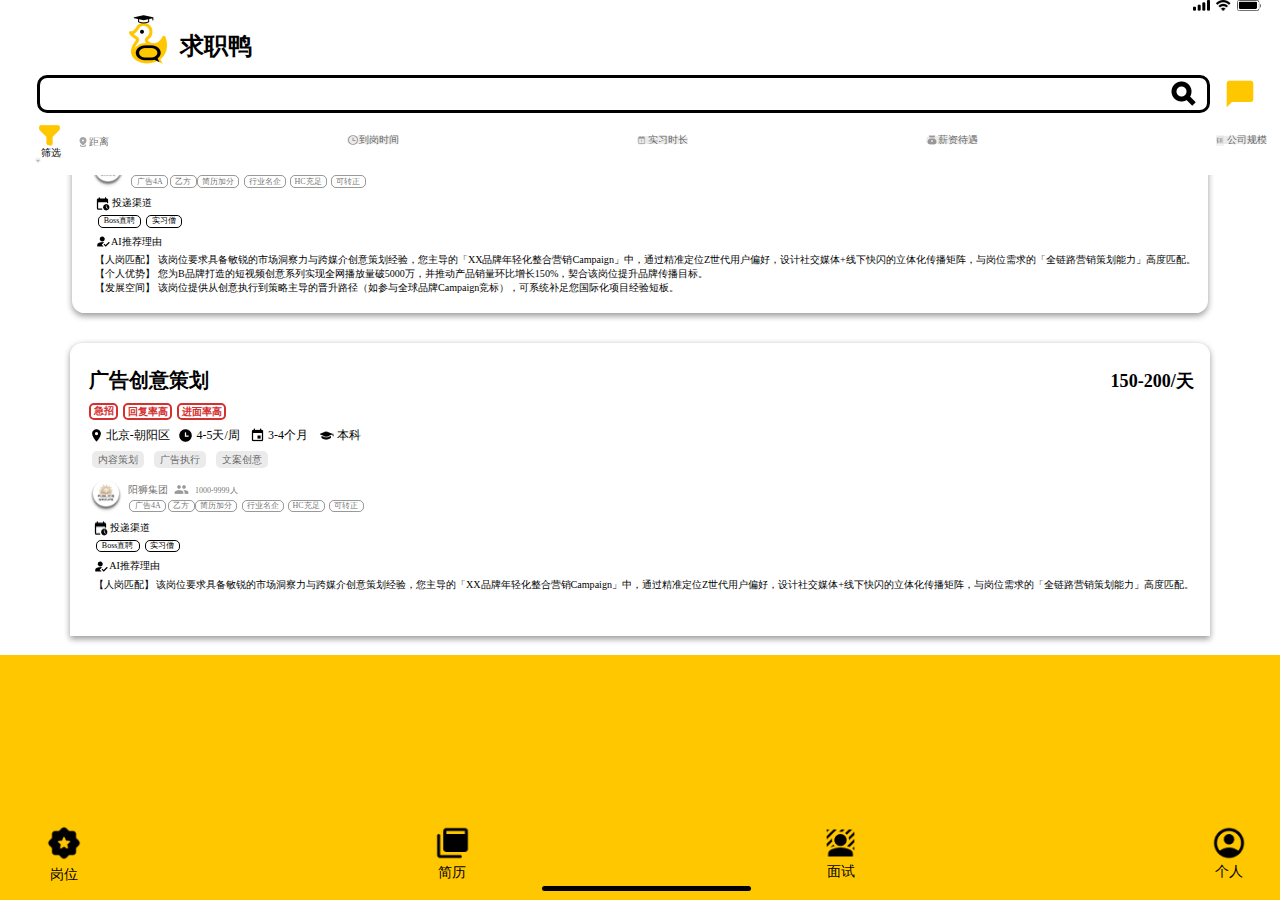
<file: index.html>
<!DOCTYPE html>
<html lang="en">
  <head>
    <meta charset="UTF-8" />
    <meta http-equiv="X-UA-Compatible" content="IE=edge" />
    <meta name="viewport" content="width=device-width, initial-scale=1.0" />
    <title>codefun</title>
    <link rel="stylesheet" href="../../index.css" />
    <link rel="stylesheet" href="./gangwei_shouye.css" />
    <script type="text/javascript" src="./gangwei_shouye.js"></script>
  </head>
  <body>
    <div class="flex-col relative page">
      <div class="flex-col group pos_4 dinglan">
        <div class="flex-col group_2">
          <div class="flex-row justify-end">
            <img
              class="image"
              src="顶栏信号.png"
            />
            <img
              class="image_2 ml-6"
              src="顶栏wifi.png"
            />
            <img
              class="image_3 ml-6"
              src="顶栏电量.png"
            />
          </div>
          <div class="flex-row mt-3">
            <img
              class="image_4"
              src="求职鸭LOGO.png"
            />
            <span class="self-start text ml-13">求职鸭</span>
          </div>
        </div>
        <div class="flex-row items-center mt-10">
          <div class="flex-col justify-start items-end flex-1 image-wrapper">
            <img
              class="image_5"
              src="搜索栏.png"
            />
          </div>
          <img
            class="image_6 ml-14"
            src="信息.png"
          />
        </div>
        <div class="flex-col group_15 mt-10">
          <div class="flex-row justify-between items-center equal-division_2">
            <div class="flex-col">
              <div class="flex-row items-end self-stretch">
                <img
                  class="image_7"
                  src="筛选.png"
                />
                <div class="flex-row items-center ml-15">
                  <img
                    class="image_8"
                    src="距离.png"
                  />
                  <span class="font">距离</span>
                </div>
              </div>
              <span class="self-start font_2 text_7">筛选</span>
            </div>
            <div class="flex-row items-center equal-division-item">
              <img
                class="image_8"
                src="到岗时间.png"
              />
              <span class="font">到岗时间</span>
            </div>
            <div class="flex-row items-center equal-division-item">
              <img
                class="image_9"
                src="实习时长.png"
              />
              <span class="font ml-2">实习时长</span>
            </div>
            <div class="flex-row items-center equal-division-item">
              <img
                class="image_8"
                src="薪资待遇.png"
              />
              <span class="font">薪资待遇</span>
            </div>
            <div class="flex-row items-center section_2 equal-division-item">
              <img
                class="image_10"
                src="公司规模.png"
              />
              <span class="font ml-3">公司规模</span>
            </div>
          </div>
          <div class="flex-col justify-start items-start self-start relative group_14"><div class="section"></div></div>
        </div>
      </div>
      <div class="flex-col justify-evenly items-center pos_1">
        <div class="flex-col relative section_3 list-item mt-30" onclick="onClick()">
          <div class="flex-row justify-between items-baseline group_16">
            <span class="font_3">广告创意策划</span>
            <span class="font_4 text_12">150-200/天</span>
          </div>
          <div class="flex-row group_3">
            <div class="flex-col justify-start items-start text-wrapper"><span class="font_5 text_3">急招</span></div>
            <div class="flex-col justify-start text-wrapper_2 ml-5"><span class="font_6 text_4">回复率高</span></div>
            <div class="flex-col justify-start text-wrapper_2 ml-5"><span class="font_6 text_5">进面率高</span></div>
          </div>
          <div class="flex-row items-center group_4">
            <img
              class="image_11"
              src="地点.png"
            />
            <span class="font_7 text_6">北京-朝阳区</span>
            <img
              class="image_11 image_12"
              src="频率.png"
            />
            <span class="font_7 text_1">4-5天/周</span>
            <img
              class="image_11 image_13"
              src="时长.png"
            />
            <span class="font_7 text_29">3-4个月</span>
            <img
              class="image_14"
              src="学历.png"
            />
            <span class="font_7 text_9">本科</span>
          </div>
          <div class="flex-row group_5">
            <div class="flex-col justify-start items-center text-wrapper_1"><span class="font">内容策划</span></div>
            <div class="flex-col justify-start items-center text-wrapper_3 ml-10">
              <span class="font">广告执行</span>
            </div>
            <div class="flex-col justify-start items-center text-wrapper_5 ml-10">
              <span class="font">文案创意</span>
            </div>
          </div>
          <div class="flex-row items-end group_6">
            <img
              class="image_15"
              src="阳狮集团.png"
            />
            <div class="flex-col items-center group_1">
              <span class="font">阳狮集团</span>
              <div class="flex-col justify-start items-center text-wrapper_6 mt-4">
                <span class="font_8">广告4A</span>
              </div>
            </div>
            <div class="flex-col group_7">
              <img
                class="self-center image_11"
                src="人数.png"
              />
              <div class="flex-col justify-start items-center self-stretch text-wrapper_7 mt-2">
                <span class="font_8">乙方</span>
              </div>
            </div>
            <div class="flex-col items-center">
              <span class="font_8">1000-9999人</span>
              <div class="flex-col justify-start items-center text-wrapper_8 mt-5">
                <span class="font_8">简历加分</span>
              </div>
            </div>
            <div class="flex-col justify-start items-center text-wrapper_9"><span class="font_8">行业名企</span></div>
            <div class="flex-col justify-start items-center text-wrapper_10"><span class="font_8">HC充足</span></div>
            <div class="flex-col justify-start items-center text-wrapper_11"><span class="font_8">可转正</span></div>
          </div>
          <div class="flex-row items-center group_8">
            <img
              class="image_11"
              src="投递渠道.png"
            />
            <span class="font_2 ml-2">投递渠道</span>
          </div>
          <div class="flex-row group_9">
            <div class="flex-col justify-start items-center text-wrapper_12"><span class="font_9">Boss直聘</span></div>
            <div class="flex-col justify-start items-center text-wrapper_13 ml-5">
              <span class="font_9">实习僧</span>
            </div>
          </div>
          <div class="flex-row items-center group_10">
            <img
              class="image_11"
              src="AI推荐理由.png"
            />
            <span class="font_2">AI推荐理由</span>
          </div>
          <div class="flex-col group_12 view">
            <span class="font_10">
              【人岗匹配】
              该岗位要求具备敏锐的市场洞察力与跨媒介创意策划经验，您主导的「XX品牌年轻化整合营销Campaign」中，通过精准定位Z世代用户偏好，设计社交媒体+线下快闪的立体化传播矩阵，与岗位需求的「全链路营销策划能力」高度匹配。

              <br />
            </span>
            <span class="font_10 mt-2">
              【个人优势】
              您为B品牌打造的短视频创意系列实现全网播放量破5000万，并推动产品销量环比增长150%，契合该岗位提升品牌传播目标。

              <br />
            </span>
            <span class="font_10 mt-2">
              【发展空间】
              该岗位提供从创意执行到策略主导的晋升路径（如参与全球品牌Campaign竞标），可系统补足您国际化项目经验短板。
            </span>
          </div>
        </div>
        <div class="flex-col list-item section_4 mt-30">
          <div class="flex-row justify-between items-baseline">
            <span class="font_3">广告创意策划</span>
            <span class="font_4 text_11">150-200/天</span>
          </div>
          <div class="flex-row group_3">
            <div class="flex-col justify-start items-start text-wrapper"><span class="font_5 text_3">急招</span></div>
            <div class="flex-col justify-start text-wrapper_2 ml-5"><span class="font_6 text_4">回复率高</span></div>
            <div class="flex-col justify-start text-wrapper_2 ml-5"><span class="font_6 text_5">进面率高</span></div>
          </div>
          <div class="flex-row items-center group_4">
            <img
              class="image_11"
              src="地点.png"
            />
            <span class="font_7 text_6">北京-朝阳区</span>
            <img
              class="image_11 image_12"
              src="频率.png"
            />
            <span class="font_7 text_1">4-5天/周</span>
            <img
              class="image_11 image_13"
              src="时长.png"
            />
            <span class="font_7 text_29">3-4个月</span>
            <img
              class="image_14"
              src="学历.png"
            />
            <span class="font_7 text_9">本科</span>
          </div>
          <div class="flex-row group_5">
            <div class="flex-col justify-start items-center text-wrapper_1"><span class="font">内容策划</span></div>
            <div class="flex-col justify-start items-center text-wrapper_3 ml-10">
              <span class="font">广告执行</span>
            </div>
            <div class="flex-col justify-start items-center text-wrapper_5 ml-10">
              <span class="font">文案创意</span>
            </div>
          </div>
          <div class="flex-row items-end group_6">
            <img
              class="image_15"
              src="阳狮集团.png"
            />
            <div class="flex-col items-center group_1">
              <span class="font">阳狮集团</span>
              <div class="flex-col justify-start items-center text-wrapper_6 mt-4">
                <span class="font_8">广告4A</span>
              </div>
            </div>
            <div class="flex-col group_7">
              <img
                class="self-center image_11"
                src="人数.png"
              />
              <div class="flex-col justify-start items-center self-stretch text-wrapper_7 mt-2">
                <span class="font_8">乙方</span>
              </div>
            </div>
            <div class="flex-col items-center">
              <span class="font_8">1000-9999人</span>
              <div class="flex-col justify-start items-center text-wrapper_8 mt-5">
                <span class="font_8">简历加分</span>
              </div>
            </div>
            <div class="flex-col justify-start items-center text-wrapper_9"><span class="font_8">行业名企</span></div>
            <div class="flex-col justify-start items-center text-wrapper_10"><span class="font_8">HC充足</span></div>
            <div class="flex-col justify-start items-center text-wrapper_11"><span class="font_8">可转正</span></div>
          </div>
          <div class="flex-row items-center group_8">
            <img
              class="image_11"
              src="投递渠道.png"
            />
            <span class="font_2 ml-2">投递渠道</span>
          </div>
          <div class="flex-row group_9">
            <div class="flex-col justify-start items-center text-wrapper_12"><span class="font_9">Boss直聘</span></div>
            <div class="flex-col justify-start items-center text-wrapper_13 ml-5">
              <span class="font_9">实习僧</span>
            </div>
          </div>
          <div class="flex-row items-center group_10">
            <img
              class="image_11"
              src="AI推荐理由.png"
            />
            <span class="font_2">AI推荐理由</span>
          </div>
          <span class="font_10 group_12">
            【人岗匹配】
            该岗位要求具备敏锐的市场洞察力与跨媒介创意策划经验，您主导的「XX品牌年轻化整合营销Campaign」中，通过精准定位Z世代用户偏好，设计社交媒体+线下快闪的立体化传播矩阵，与岗位需求的「全链路营销策划能力」高度匹配。

            <br />
          </span>
        </div>
      </div>
      <div class="flex-col justify-end section_5 pos_2 dilan">
        <div class="flex-row justify-between equal-division_2">
          <div class="flex-col items-center equal-division-item_1">
            <img
              class="image_16"
              src="底栏岗位.png"
            />
            <span class="font_11 mt-6">岗位</span>
          </div>
          <div class="flex-col items-center equal-division-item_2">
            <img
              class="image_16"
              src="底栏简历.png"
              onclick="onClick_1()"
            />
            <span class="font_11 mt-4">简历</span>
          </div>
          <div class="flex-col items-center equal-division-item_4">
            <img
              class="image_16"
              src="底栏面试.png"
              onclick="onClick_2()"
            />
            <span class="font_11 mt-3">面试</span>
          </div>
          <div class="flex-col items-center equal-division-item_5">
            <img
              class="image_16"
              src="底栏个人.png"
              onclick="onClick_3()"
            />
            <span class="font_11 mt-3">个人</span>
          </div>
        </div>
        <div class="self-center section_6 mt-5"></div>
      </div>
    </div>
  </body>
</html>
</file>
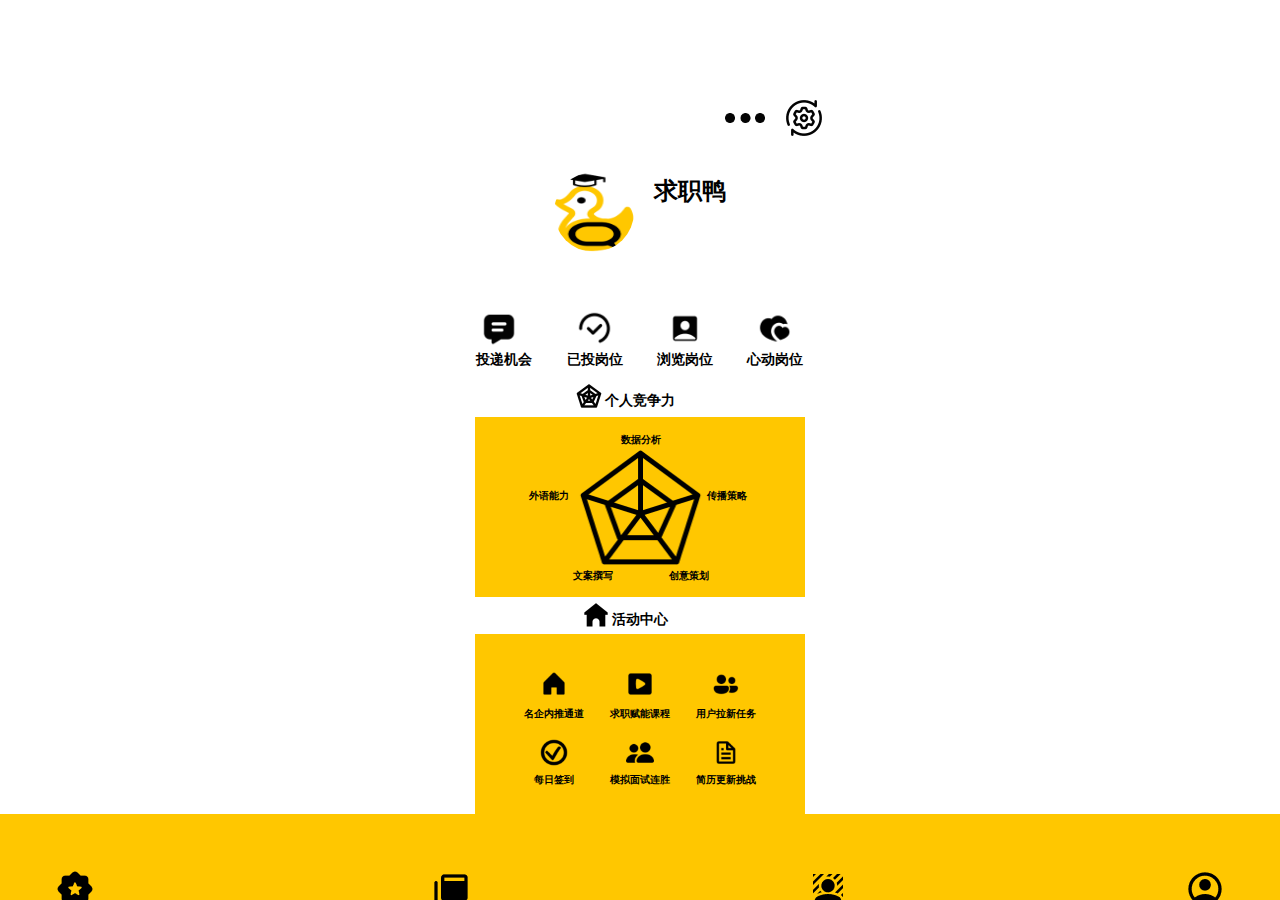
<file: geren.html>
<!DOCTYPE html>
<html lang="en">
  <head>
    <meta charset="UTF-8" />
    <meta http-equiv="X-UA-Compatible" content="IE=edge" />
    <meta name="viewport" content="width=device-width, initial-scale=1.0" />
    <title>codefun</title>
    <link rel="stylesheet" href="../../index.css" />
    <link rel="stylesheet" href="./geren.css" />
    <script type="text/javascript" src="./geren.js"></script>
  </head>
  <body>
    <div class="flex-col page">
      <div class="flex-col justify-start items-center self-stretch image-wrapper">
        <div class="flex-col self-stretch section_2">
          <div class="flex-row justify-between equal-division">
            <div class="flex-col items-center equal-division-item_1">
              <img
                class="image_19"
                src="底栏岗位.png"
                onclick="onClick()"
              />
              <span class="font_9 text_28 mt-6">岗位</span>
            </div>
            <div class="flex-col items-center equal-division-item">
              <img
                class="image_19"
                src="底栏简历.png"
                onclick="onClick_1()"
              />
              <span class="font_9 text_29 mt-4">简历</span>
            </div>
            <div class="flex-col items-center equal-division-item_3">
              <img
                class="image_19"
                src="底栏面试.png"
                onclick="onClick_2()"
              />
              <span class="font_9 text_27 mt-3">面试</span>
            </div>
            <div class="flex-col items-center equal-division-item_4">
              <img
                class="image_19"
                src="底栏个人.png"
              />
              <span class="font_9 mt-3">个人</span>
            </div>
          </div>
        </div>
      </div>
      <div class="flex-row justify-end self-center relative group_1">
        <img
          class="image image_1"
          src="三点.png"
        />
        <img
          class="image ml-19"
          src="设置.png"
        />
      </div>
      <div class="flex-row self-center group">
        <img
          class="image_2"
          src="求职鸭LOGO.png"
        />
        <span class="self-start text ml-19">求职鸭</span>
      </div>
      <div class="flex-col self-center group_2">
        <div class="flex-row justify-between equal-division">
          <div class="flex-col items-start equal-division-item">
            <img
              class="image_3 image_9"
              src="投递机会.png"
            />
            <span class="font text_2 mt-6">投递机会</span>
          </div>
          <div class="flex-col items-center equal-division-item">
            <img
              class="image_3"
              src="已投岗位.png"
            />
            <span class="font text_18 mt-6">已投岗位</span>
          </div>
          <div class="flex-col items-center equal-division-item">
            <img
              class="image_3"
              src="浏览岗位.png"
            />
            <span class="font text_1 mt-6">浏览岗位</span>
          </div>
          <div class="flex-col items-center equal-division-item">
            <img
              class="image_3"
              src="心动岗位.png"
            />
            <span class="font text_17 mt-6">心动岗位</span>
          </div>
        </div>
        <div class="flex-row justify-center relative group_3">
          <img
            class="image_4 pos_2"
            src="个人竞争力.png"
          />
          <span class="self-start font">个人竞争力</span>
        </div>
        <div class="flex-row justify-end section_2">
          <div class="flex-row group_4">
            <div class="flex-col shrink-0 section_3">
              <span class="self-center font_2 text_3">数据分析</span>
              <div class="flex-row self-stretch mt-126">
                <span class="font_2 text_6">文案撰写</span>
                <span class="font_2 text_7 ml-56">创意策划</span>
              </div>
            </div>
            <span class="self-start font_2 text_5">传播策略</span>
          </div>
          <span class="self-start font_2 text_4">外语能力</span>
        </div>
        <div class="flex-row justify-center items-center relative group_5">
          <img
            class="image_4 pos_3"
            src="活动中心.png"
          />
          <span class="font text_8">活动中心</span>
        </div>
        <div class="flex-col justify-start items-center section_4">
          <div class="grid">
            <div class="flex-col items-center grid-item_1">
              <img
                class="image_5"
                src="名企内推通道.png"
              />
              <span class="font_2 text_12 mt-11">名企内推通道</span>
            </div>
            <div class="flex-col items-center grid-item">
              <img
                class="image_5"
                src="求职赋能课程.png"
              />
              <span class="font_2 text_13 mt-11">求职赋能课程</span>
            </div>
            <div class="flex-col items-center grid-item_3">
              <img
                class="image_5"
                src="用户拉新任务.png"
              />
              <span class="font_2 text_14 mt-11">用户拉新任务</span>
            </div>
            <div class="flex-col items-center relative grid-item_4">
              <img
                class="image_5"
                src="每日签到.png"
              />
              <span class="font_2 mt-9">每日签到</span>
            </div>
            <div class="flex-col items-center grid-item_5">
              <img
                class="image_5"
                src="模拟面试连胜.png"
              />
              <span class="font_2 text_15 mt-9">模拟面试连胜</span>
            </div>
            <div class="flex-col items-center grid-item_6">
              <img
                class="image_5"
                src="简历更新挑战.png"
              />
              <span class="font_2 text_16 mt-9">简历更新挑战</span>
            </div>
          </div>
        </div>
      </div>
    </div>
  </body>
</html>
</file>
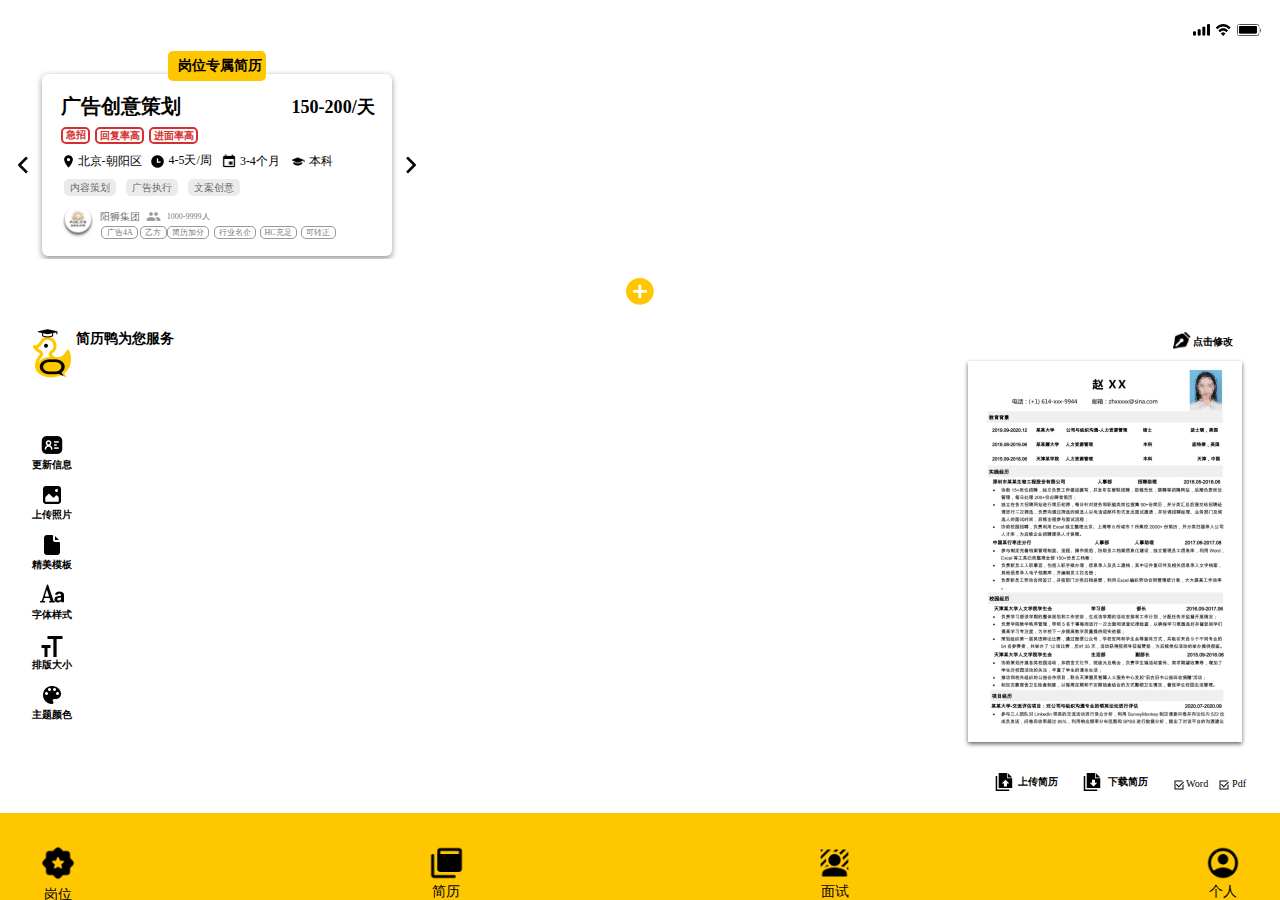
<file: jianli.html>
<!DOCTYPE html>
<html lang="en">
  <head>
    <meta charset="UTF-8" />
    <meta http-equiv="X-UA-Compatible" content="IE=edge" />
    <meta name="viewport" content="width=device-width, initial-scale=1.0" />
    <title>codefun</title>
    <link rel="stylesheet" href="../../index.css" />
    <link rel="stylesheet" href="./jianli.css" />
    <script type="text/javascript" src="./jianli.js"></script>
  </head>
  <body>
    <div class="flex-col page">
      <div class="flex-col group">
        <div class="flex-row justify-end group_2">
          <img
            class="image"
            src="顶栏信号.png"
          />
          <img
            class="image_2 ml-6"
            src="顶栏wifi.png"
          />
          <img
            class="image_3 ml-6"
            src="顶栏电量.png"
          />
        </div>
        <div class="flex-row group mt-15">
          <img
            class="self-start image_4"
            src="向左.png"
          />
          <div class="flex-col justify-start relative group_3 ml-10">
            <div class="flex-col relative section">
              <div class="flex-row justify-between items-baseline">
                <span class="text_2">广告创意策划</span>
                <span class="text_3">150-200/天</span>
              </div>
              <div class="flex-row mt-10">
                <div class="flex-col justify-start items-start text-wrapper_2">
                  <span class="font_2 text_4">急招</span>
                </div>
                <div class="flex-col justify-start text-wrapper_3 ml-5">
                  <span class="font_2 text_5">回复率高</span>
                </div>
                <div class="flex-col justify-start text-wrapper_3 ml-5">
                  <span class="font_2 text_1">进面率高</span>
                </div>
              </div>
              <div class="flex-row items-center mt-10">
                <img
                  class="image_5"
                  src="地点.png"
                />
                <span class="font_3 text_35">北京-朝阳区</span>
                <img
                  class="image_5 image_6"
                  src="频率.png"
                />
                <span class="font_3 text_6">4-5天/周</span>
                <img
                  class="image_5 image_7"
                  src="时长.png"
                />
                <span class="font_3 text_7">3-4个月</span>
                <img
                  class="image_8"
                  src="学历.png"
                />
                <span class="font_3 text_8">本科</span>
              </div>
              <div class="flex-row group_14 mt-10">
                <div class="flex-col justify-start items-center text-wrapper_1">
                  <span class="font_4 text_9">内容策划</span>
                </div>
                <div class="flex-col justify-start items-center text-wrapper_4 ml-10">
                  <span class="font_4 text_10">广告执行</span>
                </div>
                <div class="flex-col justify-start items-center text-wrapper_13 ml-10">
                  <span class="font_4 text_11">文案创意</span>
                </div>
              </div>
              <div class="flex-row items-end group_1 mt-10">
                <img
                  class="image_9"
                  src="阳狮集团.png"
                />
                <div class="flex-col items-center group_4">
                  <span class="font_4 text_12">阳狮集团</span>
                  <div class="flex-col justify-start items-center text-wrapper_7 mt-4">
                    <span class="font_5 text_14">广告4A</span>
                  </div>
                </div>
                <div class="flex-col group_13">
                  <img
                    class="self-center image_5"
                    src="人数.png"
                  />
                  <div class="flex-col justify-start items-center self-stretch text-wrapper_6 mt-2">
                    <span class="font_5 text_15">乙方</span>
                  </div>
                </div>
                <div class="flex-col items-center">
                  <span class="font_5 text_13">1000-9999人</span>
                  <div class="flex-col justify-start items-center text-wrapper_9 mt-5">
                    <span class="font_5">简历加分</span>
                  </div>
                </div>
                <div class="flex-col justify-start items-center view"><span class="font_5 text_16">行业名企</span></div>
                <div class="flex-col justify-start items-center view_2"><span class="font_5">HC充足</span></div>
                <div class="flex-col justify-start items-center text-wrapper_8">
                  <span class="font_5 text_17">可转正</span>
                </div>
              </div>
            </div>
            <div class="flex-col justify-start text-wrapper pos"><span class="font text">岗位专属简历</span></div>
          </div>
          <img
            class="self-start image_4 ml-10"
            src="向右.png"
          />
        </div>
      </div>
      <div class="flex-col mt-19">
        <img
          class="self-center image_10"
          src="加号.png"
        />
        <div class="flex-row self-stretch group_5 mt-23">
          <div class="flex-col self-start group_6">
            <img
              class="self-center image_11"
              src="求职鸭LOGO.png"
            />
            <div class="flex-col items-center self-stretch mt-55">
              <img
                class="image_14"
                src="更新信息.png"
              />
              <span class="font_6 text_20">更新信息</span>
              <img
                class="image_14 image_15"
                src="上传照片.png"
              />
              <span class="font_6 text_21">上传照片</span>
              <img
                class="image_16"
                src="精美模板.png"
              />
              <span class="font_6 text_22">精美模板</span>
              <img
                class="image_14 image_1"
                src="字体样式.png"
              />
              <span class="font_6 text_23">字体样式</span>
              <img
                class="image_14 image_24"
                src="排版大小.png"
              />
              <span class="font_6 text_24">排版大小</span>
              <img
                class="image_14 image_25"
                src="主题颜色.png"
              />
              <span class="font_6 text_25">主题颜色</span>
            </div>
          </div>
          <div class="flex-col flex-1 group_7 ml-1">
            <div class="flex-row justify-between group_11">
              <span class="self-start font text_18">简历鸭为您服务</span>
              <div class="flex-row items-center group_8">
                <img
                  class="image_12"
                  src="点击修改.png"
                />
                <span class="font_6 text_19 ml-2">点击修改</span>
              </div>
            </div>
            <div class="flex-col justify-start items-end image-wrapper">
              <img
                class="image_13"
                src="简历图片.png"
              />
            </div>
          </div>
        </div>
        <div class="flex-col self-stretch mt-23">
          <div class="flex-row equal-division">
            <div class="flex-row items-center">
              <img
                class="image_17"
                src="上传简历.png"
              />
              <span class="font_6 text_26 ml-5">上传简历</span>
            </div>
            <div class="flex-row items-center ml-25">
              <img
                class="image_17"
                src="下载简历.png"
              />
              <span class="font_6 text_27 ml-7">下载简历</span>
            </div>
            <div class="flex-row items-center equal-division-item ml-25">
              <img
                class="image_18"
                src="word.png"
              />
              <span class="font_7 text_28">Word</span>
              <img
                class="image_18 image_19"
                src="pdf.png"
              />
              <span class="font_7 text_29">Pdf</span>
            </div>
          </div>
          <div class="flex-col self-stretch section_2 mt-22">
            <div class="flex-row justify-between equal-division_2">
              <div class="flex-col items-center equal-division-item_1">
                <img
                  class="image_20"
                  src="底栏岗位.png"
                  onclick="onClick()"
                />
                <span class="font_8 text_34 mt-6">岗位</span>
              </div>
              <div class="flex-col items-center equal-division-item_2">
                <img
                  class="image_20"
                  src="底栏简历.png"
                />
                <span class="font_8 mt-4">简历</span>
              </div>
              <div class="flex-col items-center equal-division-item_4">
                <img
                  class="image_20"
                  src="底栏面试.png"
                  onclick="onClick_1()"
                />
                <span class="font_8 text_32 mt-3">面试</span>
              </div>
              <div class="flex-col items-center equal-division-item_5">
                <img
                  class="image_20"
                  src="底栏个人.png"
                  onclick="onClick_2()"
                />
                <span class="font_8 text_33 mt-3">个人</span>
              </div>
            </div>
            <div class="self-center section_3 mt-23"></div>
          </div>
        </div>
      </div>
    </div>
  </body>
</html>
</file>
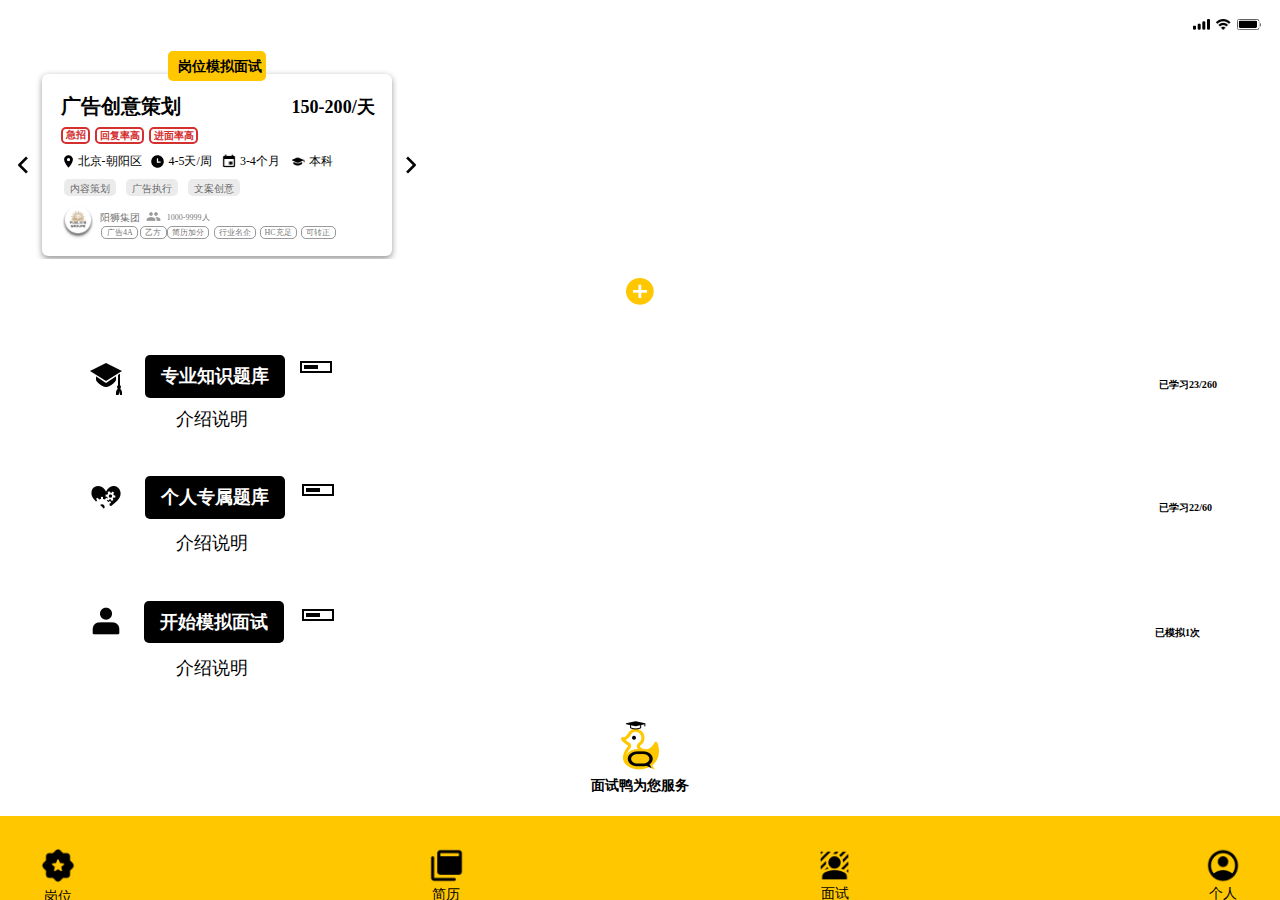
<file: mianshi.html>
<!DOCTYPE html>
<html lang="en">
  <head>
    <meta charset="UTF-8" />
    <meta http-equiv="X-UA-Compatible" content="IE=edge" />
    <meta name="viewport" content="width=device-width, initial-scale=1.0" />
    <title>codefun</title>
    <link rel="stylesheet" href="../../index.css" />
    <link rel="stylesheet" href="./mianshi.css" />
    <script type="text/javascript" src="./mianshi.js"></script>
  </head>
  <body>
    <div class="flex-col page">
      <div class="flex-row justify-end self-stretch group">
        <img
          class="image"
          src="顶栏信号.png"
        />
        <img
          class="image_2 ml-6"
          src="顶栏wifi.png"
        />
        <img
          class="image_3 ml-6"
          src="顶栏电量.png"
        />
      </div>
      <div class="flex-row self-stretch group_2">
        <img
          class="self-start image_4 image_5"
          src="向左.png"
        />
        <div class="flex-col justify-start relative group_3 ml-10">
          <div class="flex-col relative section">
            <div class="flex-row justify-between items-baseline">
              <span class="text_2">广告创意策划</span>
              <span class="font_2 text_3">150-200/天</span>
            </div>
            <div class="flex-row mt-10">
              <div class="flex-col justify-start items-start text-wrapper_2">
                <span class="font_3 text_4">急招</span>
              </div>
              <div class="flex-col justify-start text-wrapper_3 ml-5"><span class="font_3 text_5">回复率高</span></div>
              <div class="flex-col justify-start text-wrapper_3 ml-5"><span class="font_3 text_30">进面率高</span></div>
            </div>
            <div class="flex-row items-center mt-10">
              <img
                class="image_7"
                src="地点.png"
              />
              <span class="font_4 text_31">北京-朝阳区</span>
              <img
                class="image_7 image_8"
                src="频率.png"
              />
              <span class="font_4 text_6">4-5天/周</span>
              <img
                class="image_7 image_9"
                src="时长.png"
              />
              <span class="font_4 text_7">3-4个月</span>
              <img
                class="image_10"
                src="学历.png"
              />
              <span class="font_4 text_8">本科</span>
            </div>
            <div class="flex-row group_9 mt-10">
              <div class="flex-col justify-start items-center text-wrapper_15">
                <span class="font_5 text_9">内容策划</span>
              </div>
              <div class="flex-col justify-start items-center text-wrapper_4 ml-10">
                <span class="font_5 text_10">广告执行</span>
              </div>
              <div class="flex-col justify-start items-center text-wrapper_16 ml-10">
                <span class="font_5 text_11">文案创意</span>
              </div>
            </div>
            <div class="flex-row items-end group_1 mt-10">
              <img
                class="image_11"
                src="阳狮集团.png"
              />
              <div class="flex-col items-center group_4">
                <span class="font_5 text_12">阳狮集团</span>
                <div class="flex-col justify-start items-center text-wrapper_7 mt-4">
                  <span class="font_6 text_14">广告4A</span>
                </div>
              </div>
              <div class="flex-col group_6">
                <img
                  class="self-center image_7"
                  src="人数.png"
                />
                <div class="flex-col justify-start items-center self-stretch text-wrapper_6 mt-2">
                  <span class="font_6 text_15">乙方</span>
                </div>
              </div>
              <div class="flex-col items-center">
                <span class="font_6 text_13">1000-9999人</span>
                <div class="flex-col justify-start items-center text-wrapper_1 mt-5">
                  <span class="font_6">简历加分</span>
                </div>
              </div>
              <div class="flex-col justify-start items-center view"><span class="font_6 text_16">行业名企</span></div>
              <div class="flex-col justify-start items-center view_2"><span class="font_6">HC充足</span></div>
              <div class="flex-col justify-start items-center text-wrapper_8">
                <span class="font_6 text_17">可转正</span>
              </div>
            </div>
          </div>
          <div class="flex-col justify-start text-wrapper pos"><span class="font text">岗位模拟面试</span></div>
        </div>
        <img
          class="self-start image_4 image_6 ml-10"
          src="向右.png"
        />
      </div>
      <img
        class="self-center image_12"
        src="加号.png"
      />
      <div class="flex-col self-stretch list">
        <div class="flex-col list-item mt-47">
          <div class="flex-row self-stretch relative">
            <img
              class="self-start image_4 image_14"
              src="专业知识题库.png"
            />
            <div class="flex-col justify-start items-center text-wrapper_9 view_3">
              <span class="font_7 text_18">专业知识题库</span>
            </div>
            <img
              class="self-start image_4 image_13"
              src="进度.png"
            />
            <span class="font_8 text_19 pos_2">已学习23/260</span>
          </div>
          <span class="self-start font_2 text_1 mt-13">介绍说明</span>
        </div>
        <div class="flex-col list-item mt-47">
          <div class="flex-row self-stretch relative">
            <img
              class="self-start image_4 image_16"
              src="个人专属题库.png"
            />
            <div class="flex-col justify-start items-center text-wrapper_9 view_4">
              <span class="font_7 text_18">个人专属题库</span>
            </div>
            <img
              class="self-start image_4 image_15"
              src="进度.png"
            />
            <span class="font_8 text_22 pos_3">已学习22/60</span>
          </div>
          <span class="self-start font_2 text_1 mt-17">介绍说明</span>
        </div>
        <div class="flex-col list-item mt-47">
          <div class="flex-row self-stretch relative">
            <img
              class="self-center image_4"
              src="开始模拟面试.png"
            />
            <div class="flex-col justify-start items-center view_5">
              <span class="font_7 text_23">开始模拟面试</span>
            </div>
            <img
              class="self-start image_4 image_17"
              src="进度.png"
            />
            <span class="font_8 text_24 pos_4">已模拟1次</span>
          </div>
          <span class="self-start font_2 text_1 mt-17">介绍说明</span>
        </div>
      </div>
      <div class="flex-col self-stretch group_5">
        <img
          class="self-center image_18"
          src="求职鸭LOGO.png"
        />
        <span class="self-center font text_25">面试鸭为您服务</span>
        <div class="flex-col self-stretch section_2">
          <div class="flex-row justify-between equal-division">
            <div class="flex-col items-center equal-division-item_1">
              <img
                class="image_19"
                src="底栏岗位.png"
                onclick="onClick()"
              />
              <span class="font_9 text_28 mt-6">岗位</span>
            </div>
            <div class="flex-col items-center equal-division-item">
              <img
                class="image_19"
                src="底栏简历.png"
                onclick="onClick_1()"
              />
              <span class="font_9 text_29 mt-4">简历</span>
            </div>
            <div class="flex-col items-center equal-division-item_3">
              <img
                class="image_19"
                src="底栏面试.png"
              />
              <span class="font_9 text_27 mt-3">面试</span>
            </div>
            <div class="flex-col items-center equal-division-item_4">
              <img
                class="image_19"
                src="底栏个人.png"
                onclick="onClick_2()"
              />
              <span class="font_9 mt-3">个人</span>
            </div>
          </div>
          <div class="self-center section_3 mt-18"></div>
        </div>
      </div>
    </div>
  </body>
</html>
</file>
<file: index.css>
/************************************************************
** 请将全局样式拷贝到项目的全局 CSS 文件或者当前页面的顶部 **
** 否则页面将无法正常显示                                  **
************************************************************/

html {
  font-size: 16px;
}

body {
  margin: 0;
  font-family: -apple-system, BlinkMacSystemFont, 'Segoe UI', 'Roboto', 'Oxygen', 'Ubuntu', 'Cantarell', 'Fira Sans',
    'Droid Sans', 'Helvetica Neue', 'Microsoft Yahei', sans-serif;
  -webkit-font-smoothing: antialiased;
  -moz-osx-font-smoothing: grayscale;
  width: 100vw;
  height: 100vh;
}

body * {
  box-sizing: border-box;
  flex-shrink: 0;
}

.flex-row {
  display: flex;
  flex-direction: row;
}

.flex-col {
  display: flex;
  flex-direction: column;
}

.justify-start {
  justify-content: flex-start;
}

.justify-end {
  justify-content: flex-end;
}

.justify-center {
  justify-content: center;
}

.justify-between {
  justify-content: space-between;
}

.justify-around {
  justify-content: space-around;
}

.justify-evenly {
  justify-content: space-evenly;
}

.items-start {
  align-items: flex-start;
}

.items-end {
  align-items: flex-end;
}

.items-center {
  align-items: center;
}

.items-baseline {
  align-items: baseline;
}

.items-stretch {
  align-items: stretch;
}

.self-start {
  align-self: flex-start;
}

.self-end {
  align-self: flex-end;
}

.self-center {
  align-self: center;
}

.self-baseline {
  align-self: baseline;
}

.self-stretch {
  align-self: stretch;
}

.flex-1 {
  flex: 1 1 0%;
}

.flex-auto {
  flex: 1 1 auto;
}

.grow {
  flex-grow: 1;
}

.grow-0 {
  flex-grow: 0;
}

.shrink {
  flex-shrink: 1;
}

.shrink-0 {
  flex-shrink: 0;
}

.relative {
  position: relative;
}

.ml-2 {
  margin-left: 0.13rem;
}

.mt-2 {
  margin-top: 0.13rem;
}

.ml-4 {
  margin-left: 0.25rem;
}

.mt-4 {
  margin-top: 0.25rem;
}

.ml-6 {
  margin-left: 0.38rem;
}

.mt-6 {
  margin-top: 0.38rem;
}

.ml-8 {
  margin-left: 0.5rem;
}

.mt-8 {
  margin-top: 0.5rem;
}

.ml-10 {
  margin-left: 0.63rem;
}

.mt-10 {
  margin-top: 0.63rem;
}

.ml-12 {
  margin-left: 0.75rem;
}

.mt-12 {
  margin-top: 0.75rem;
}

.ml-14 {
  margin-left: 0.88rem;
}

.mt-14 {
  margin-top: 0.88rem;
}

.ml-16 {
  margin-left: 1rem;
}

.mt-16 {
  margin-top: 1rem;
}

.ml-18 {
  margin-left: 1.13rem;
}

.mt-18 {
  margin-top: 1.13rem;
}

.ml-20 {
  margin-left: 1.25rem;
}

.mt-20 {
  margin-top: 1.25rem;
}

.ml-22 {
  margin-left: 1.38rem;
}

.mt-22 {
  margin-top: 1.38rem;
}

.ml-24 {
  margin-left: 1.5rem;
}

.mt-24 {
  margin-top: 1.5rem;
}

.ml-26 {
  margin-left: 1.63rem;
}

.mt-26 {
  margin-top: 1.63rem;
}

.ml-28 {
  margin-left: 1.75rem;
}

.mt-28 {
  margin-top: 1.75rem;
}

.ml-30 {
  margin-left: 1.88rem;
}

.mt-30 {
  margin-top: 1.88rem;
}

.ml-32 {
  margin-left: 2rem;
}

.mt-32 {
  margin-top: 2rem;
}

.ml-34 {
  margin-left: 2.13rem;
}

.mt-34 {
  margin-top: 2.13rem;
}

.ml-36 {
  margin-left: 2.25rem;
}

.mt-36 {
  margin-top: 2.25rem;
}

.ml-38 {
  margin-left: 2.38rem;
}

.mt-38 {
  margin-top: 2.38rem;
}

.ml-40 {
  margin-left: 2.5rem;
}

.mt-40 {
  margin-top: 2.5rem;
}

.ml-42 {
  margin-left: 2.63rem;
}

.mt-42 {
  margin-top: 2.63rem;
}

.ml-44 {
  margin-left: 2.75rem;
}

.mt-44 {
  margin-top: 2.75rem;
}

.ml-46 {
  margin-left: 2.88rem;
}

.mt-46 {
  margin-top: 2.88rem;
}

.ml-48 {
  margin-left: 3rem;
}

.mt-48 {
  margin-top: 3rem;
}

.ml-50 {
  margin-left: 3.13rem;
}

.mt-50 {
  margin-top: 3.13rem;
}

.ml-52 {
  margin-left: 3.25rem;
}

.mt-52 {
  margin-top: 3.25rem;
}

.ml-54 {
  margin-left: 3.38rem;
}

.mt-54 {
  margin-top: 3.38rem;
}

.ml-56 {
  margin-left: 3.5rem;
}

.mt-56 {
  margin-top: 3.5rem;
}

.ml-58 {
  margin-left: 3.63rem;
}

.mt-58 {
  margin-top: 3.63rem;
}

.ml-60 {
  margin-left: 3.75rem;
}

.mt-60 {
  margin-top: 3.75rem;
}

.ml-62 {
  margin-left: 3.88rem;
}

.mt-62 {
  margin-top: 3.88rem;
}

.ml-64 {
  margin-left: 4rem;
}

.mt-64 {
  margin-top: 4rem;
}

.ml-66 {
  margin-left: 4.13rem;
}

.mt-66 {
  margin-top: 4.13rem;
}

.ml-68 {
  margin-left: 4.25rem;
}

.mt-68 {
  margin-top: 4.25rem;
}

.ml-70 {
  margin-left: 4.38rem;
}

.mt-70 {
  margin-top: 4.38rem;
}

.ml-72 {
  margin-left: 4.5rem;
}

.mt-72 {
  margin-top: 4.5rem;
}

.ml-74 {
  margin-left: 4.63rem;
}

.mt-74 {
  margin-top: 4.63rem;
}

.ml-76 {
  margin-left: 4.75rem;
}

.mt-76 {
  margin-top: 4.75rem;
}

.ml-78 {
  margin-left: 4.88rem;
}

.mt-78 {
  margin-top: 4.88rem;
}

.ml-80 {
  margin-left: 5rem;
}

.mt-80 {
  margin-top: 5rem;
}

.ml-82 {
  margin-left: 5.13rem;
}

.mt-82 {
  margin-top: 5.13rem;
}

.ml-84 {
  margin-left: 5.25rem;
}

.mt-84 {
  margin-top: 5.25rem;
}

.ml-86 {
  margin-left: 5.38rem;
}

.mt-86 {
  margin-top: 5.38rem;
}

.ml-88 {
  margin-left: 5.5rem;
}

.mt-88 {
  margin-top: 5.5rem;
}

.ml-90 {
  margin-left: 5.63rem;
}

.mt-90 {
  margin-top: 5.63rem;
}

.ml-92 {
  margin-left: 5.75rem;
}

.mt-92 {
  margin-top: 5.75rem;
}

.ml-94 {
  margin-left: 5.88rem;
}

.mt-94 {
  margin-top: 5.88rem;
}

.ml-96 {
  margin-left: 6rem;
}

.mt-96 {
  margin-top: 6rem;
}

.ml-98 {
  margin-left: 6.13rem;
}

.mt-98 {
  margin-top: 6.13rem;
}

.ml-100 {
  margin-left: 6.25rem;
}

.mt-100 {
  margin-top: 6.25rem;
}

.dinglan{
  position: fixed;
      top: 0;
      left: 0;
      width: 100%;
      color: white;
      background-color: white;
      text-align: center;
      padding: 10px 0;
      z-index: 1000;
}

.dilan{
  position: fixed;
    bottom: 0;
    left: 0;
    width: 100%;
    color: white;
    text-align: center;
    padding: 10px 0;
}
</file>
<file: gangwei_shouye.css>
.ml-13 {
  margin-left: 0.81rem;
}
.ml-15 {
  margin-left: 0.94rem;
}
.ml-3 {
  margin-left: 0.19rem;
}
.ml-93 {
  margin-left: 5.81rem;
}
.ml-5 {
  margin-left: 0.31rem;
}
.mt-3 {
  margin-top: 0.19rem;
}
.mt-5 {
  margin-top: 0.31rem;
}
.page {
  padding-top: 1.13rem;
  background-color: #ffffff;
  width: 100%;
  overflow-y: auto;
  overflow-x: hidden;
  height: 100%;
}
.group {
  padding: 0 0.56rem 0.97rem 2.34rem;
}
.group_2 {
  padding-left: 5.72rem;
  padding-right: 0.6rem;
}
.image {
  width: 1.06rem;
  height: 0.69rem;
}
.image_2 {
  width: 0.94rem;
  height: 0.69rem;
}
.image_3 {
  width: 1.5rem;
  height: 0.71rem;
}
.image_4 {
  width: 2.38rem;
  height: 3.13rem;
}
.text {
  margin-top: 1.2rem;
  color: #000000;
  font-size: 1.5rem;
  font-family: SourceHanSansCN;
  font-weight: 800;
  line-height: 1.5rem;
}
.image-wrapper {
  background-color: #ffffff00;
  border-radius: 0.63rem;
  height: 2.38rem;
  border: solid 0.19rem #000000;
}
.image_5 {
  margin-right: 0.18rem;
  margin-top: -0.25rem;
  width: 2.5rem;
  height: 2.5rem;
}
.image_6 {
  margin-right: 0.94rem;
  width: 2rem;
  height: 2rem;
}
.equal-division {
  margin-left: 0.22rem;
}
.image_7 {
  width: 1.56rem;
  height: 1.56rem;
}
.image_8 {
  opacity: 0.6;
  width: 0.75rem;
  height: 0.75rem;
}
.font {
  font-size: 0.63rem;
  font-family: SourceHanSansCN;
  line-height: 0.63rem;
  color: #00000099;
}
.font_2 {
  font-size: 0.63rem;
  font-family: SourceHanSansCN;
  line-height: 0.63rem;
  color: #000000;
}
.text_7 {
  margin-left: 0.22rem;
}
.image_9 {
  opacity: 0.6;
  width: 0.56rem;
  height: 0.63rem;
}
.section_2 {
  margin-right: 0.22rem;
}
.equal-division-item {
  background-color: #cccccc66;
  border-radius: 0.31rem;
  height: 0.53rem;
}
.image_10 {
  opacity: 0.6;
  width: 0.5rem;
  height: 0.69rem;
}
.group_14 {
  width: 2.5rem;
}
.pos {
  position: absolute;
  left: 2.53rem;
  top: 0;
}
.section {
  border-radius: 0.31rem;
  border: solid 0.063rem #f2f2f2;
  background-color: #cccccc66;
  box-shadow: 0rem 0.072rem 0.14rem 0rem #000000;
}
.list {
  width: 21.88rem;
}
.section_3 {
  padding: 1.69rem 0.76rem 1.16rem 1.19rem;
  background-color: #ffffff;
  border-radius: 0.77rem;
  box-shadow: 0rem 0.13rem 0.38rem #00000066;
}
.list-item:first-child {
  margin-top: 0;
}
.font_3 {
  font-size: 1.25rem;
  font-family: SourceHanSansCN;
  line-height: 1.25rem;
  font-weight: 700;
  color: #000000;
}
.font_4 {
  font-size: 1.13rem;
  font-family: SourceHanSansCN;
  line-height: 1.13rem;
  font-weight: 700;
  color: #000000;
}
.group_3 {
  margin-top: 0.8rem;
}
.text-wrapper {
  background-color: #ffffff00;
  border-radius: 0.31rem;
  width: 1.81rem;
  height: 1.06rem;
  border: solid 0.13rem #d43030;
}
.font_5 {
  font-size: 0.63rem;
  font-family: SourceHanSansCN;
  line-height: 0.75rem;
  font-weight: 700;
  color: #d43030;
}
.text_3 {
  margin-left: 0.16rem;
}
.text-wrapper_2 {
  padding: 0.11rem 0 0.11rem;
  background-color: #ffffff00;
  border-radius: 0.31rem;
  height: 1.06rem;
  border: solid 0.13rem #d43030;
}
.font_6 {
  font-size: 0.63rem;
  font-family: SourceHanSansCN;
  line-height: 0.63rem;
  font-weight: 700;
  color: #d43030;
}
.text_4 {
  margin-left: 0.21rem;
  margin-right: 0.099rem;
}
.text_5 {
  margin-left: 0.18rem;
  margin-right: 0.13rem;
}
.group_4 {
  margin-top: 0.5rem;
}
.image_11 {
  width: 0.94rem;
  height: 0.94rem;
}
.font_7 {
  font-size: 0.75rem;
  font-family: SourceHanSansCN;
  line-height: 0.75rem;
  color: #000000;
}
.text_6 {
  margin-left: 0.088rem;
}
.image_12 {
  margin-left: 0.54rem;
}
.text_1 {
  margin-left: 0.2rem;
}
.image_13 {
  margin-left: 0.61rem;
}
.text_29 {
  margin-left: 0.21rem;
}
.image_14 {
  margin-left: 0.72rem;
  width: 0.88rem;
  height: 0.69rem;
}
.text_9 {
  margin-left: 0.22rem;
}
.group_5 {
  margin-top: 0.5rem;
  padding: 0 0.19rem;
}
.text-wrapper_1 {
  padding: 0.26rem 0 0.22rem;
  background-color: #cccccc66;
  border-radius: 0.31rem;
  width: 3.25rem;
  height: 1.06rem;
}
.text-wrapper_3 {
  padding: 0.26rem 0 0.22rem;
  background-color: #cccccc66;
  border-radius: 0.31rem;
  width: 3.25rem;
  height: 1.06rem;
}
.text-wrapper_5 {
  padding: 0.26rem 0 0.23rem;
  background-color: #cccccc66;
  border-radius: 0.31rem;
  width: 3.25rem;
  height: 1.06rem;
}
.group_6 {
  margin-top: 0.75rem;
  padding: 0 0.13rem;
}
.image_15 {
  margin-bottom: 0.16rem;
  filter: drop-shadow(0rem 0.13rem 0.063rem #00000066);
  border-radius: 50%;
  width: 1.88rem;
  height: 1.88rem;
}
.group_1 {
  margin-left: 0.41rem;
}
.text-wrapper_6 {
  padding: 0.12rem 0 0.1rem;
  background-color: #ffffff00;
  border-radius: 0.31rem;
  width: 2.31rem;
  height: 0.81rem;
  border: solid 0.063rem #00000066;
}
.font_8 {
  font-size: 0.5rem;
  font-family: SourceHanSansCN;
  line-height: 0.5rem;
  color: #00000099;
}
.group_7 {
  margin-top: 0.13rem;
}
.text-wrapper_7 {
  padding: 0.12rem 0 0.11rem;
  background-color: #ffffff00;
  border-radius: 0.31rem;
  width: 1.69rem;
  height: 0.81rem;
  border: solid 0.063rem #00000066;
}
.text-wrapper_8 {
  padding: 0.12rem 0 0.11rem;
  background-color: #ffffff00;
  border-radius: 0.31rem;
  width: 2.63rem;
  height: 0.81rem;
  border: solid 0.063rem #00000066;
}
.text-wrapper_9 {
  margin-left: 0.25rem;
  padding: 0.12rem 0 0.11rem;
  background-color: #ffffff00;
  border-radius: 0.31rem;
  width: 2.63rem;
  height: 0.81rem;
  border: solid 0.063rem #00000066;
}
.text-wrapper_10 {
  margin-left: 0.25rem;
  padding: 0.12rem 0 0.11rem;
  background-color: #ffffff00;
  border-radius: 0.31rem;
  width: 2.31rem;
  height: 0.81rem;
  border: solid 0.063rem #00000066;
}
.text-wrapper_11 {
  margin-left: 0.25rem;
  padding: 0.12rem 0 0.11rem;
  background-color: #ffffff00;
  border-radius: 0.31rem;
  width: 2.19rem;
  height: 0.81rem;
  border: solid 0.063rem #00000066;
}
.group_8 {
  margin-top: 0.5rem;
  padding: 0 0.25rem;
}
.group_9 {
  margin-top: 0.26rem;
  padding: 0 0.41rem;
}
.text-wrapper_12 {
  padding: 0.11rem 0 0.13rem;
  background-color: #ffffff00;
  border-radius: 0.31rem;
  width: 2.74rem;
  height: 0.8rem;
  border: solid 0.05rem #000000;
}
.font_9 {
  font-size: 0.5rem;
  font-family: SourceHanSansCN;
  line-height: 0.5rem;
  color: #000000;
}
.text-wrapper_13 {
  padding: 0.11rem 0 0.13rem;
  background-color: #ffffff00;
  border-radius: 0.31rem;
  width: 2.24rem;
  height: 0.8rem;
  border: solid 0.05rem #000000;
}
.group_10 {
  margin-top: 0.41rem;
  padding: 0 0.31rem;
}
.font_10 {
  font-size: 0.63rem;
  font-family: SourceHanSansCN;
  line-height: 0.75rem;
  color: #000000;
}
.group_12 {
  margin-left: 0.27rem;
  margin-top: 0.32rem;
}
.section_4 {
  padding: 1.69rem 1rem 2.8rem 1.19rem;
  background-color: #ffffff;
  border-radius: 0.77rem 0.77rem 0 0;
  box-shadow: 0rem 0.13rem 0.38rem #00000066;
}
.section_5 {
  padding: 0.44rem 1.94rem 0.54rem 2.75rem;
  background-color: #ffc700;
}
.pos_2 {
  position: absolute;
  left: 0;
  right: 0;
  top: 40.94rem;
}
.equal-division_2 {
  align-self: stretch;
}
.equal-division-item_1 {
  padding-top: 0.1rem;
  width: 2.5rem;
}
.image_16 {
  width: 2.29rem;
  height: 2.29rem;
}
.font_11 {
  font-size: 0.88rem;
  font-family: SourceHanSansCN;
  line-height: 0.88rem;
  color: #000000;
}
.equal-division-item_2 {
  padding: 0.1rem 0 0.13rem;
  width: 2.5rem;
}
.equal-division-item_4 {
  padding: 0.1rem 0 0.19rem;
  width: 2.5rem;
}
.equal-division-item_5 {
  padding: 0.1rem 0 0.19rem;
  width: 2.5rem;
}
.section_6 {
  background-color: #000000;
  border-radius: 6.25rem;
  width: 13.06rem;
  height: 0.31rem;
}
</file>
<file: geren.css>
.ml-19 {
  margin-left: 1.19rem;
}
.mt-126 {
  margin-top: 7.88rem;
}
.mt-11 {
  margin-top: 0.69rem;
}
.mt-9 {
  margin-top: 0.56rem;
}
.page {
  padding-top: 3.13rem;
  background-color: #ffffff;
  height: 100%;
  width: 100%;
  overflow-y: auto;
  overflow-x: hidden;
}
.image-wrapper {
  margin-top: 47.75rem;
  padding: 1.88rem 0 1.69rem;
  background-color: #ffc700;
}
.image_6 {
  width: 22.19rem;
  height: 3.81rem;
}
.group_1 {
  margin-top: -55.13rem;
  width: 23rem;
}
.image {
  width: 2.5rem;
  height: 2.5rem;
}
.image_1 {
  margin-left: 16.81rem;
}
.group {
  margin-top: 2.13rem;
}
.image_2 {
  border-radius: 50%;
  width: 5rem;
  height: 5rem;
}
.text {
  margin-top: 0.46rem;
  color: #000000;
  font-size: 1.5rem;
  font-family: SourceHanSansCN;
  font-weight: 700;
  line-height: 1.42rem;
}
.group_2 {
  margin-top: 3.5rem;
  padding: 0 1.19rem;
  width: 23rem;
}
.equal-division {
  margin-left: 0.085rem;
  margin-right: 0.094rem;
}
.equal-division-item {
  padding-top: 0.1rem;
}
.image_3 {
  width: 2.29rem;
  height: 2.29rem;
}
.image_9 {
  margin-left: 0.27rem;
}
.font {
  font-size: 0.88rem;
  font-family: SourceHanSansCN;
  line-height: 0.83rem;
  font-weight: 700;
  color: #000000;
}
.text_2 {
  line-height: 0.83rem;
}
.text_18 {
  line-height: 0.84rem;
}
.text_1 {
  line-height: 0.84rem;
}
.text_17 {
  line-height: 0.83rem;
}
.group_3 {
  margin-top: 1.03rem;
  padding: 0.7rem 0 0.21rem;
}
.image_4 {
  width: 1.75rem;
  height: 1.75rem;
}
.pos_2 {
  position: absolute;
  left: 6.25rem;
  top: 50%;
  transform: translateY(-50%);
}
.section_2 {
  margin-top: 0.44rem;
  padding: 1.13rem 3.33rem 1.06rem;
  background-color: #ffc700;
}
.group_4 {
  margin-right: -13.62rem;
}
.section_3 {
  padding: 0 0.27rem;
  background-image: url('分析图.png');
  background-size: 100% 100%;
  background-repeat: no-repeat;
  height: 9.06rem;
}
.font_2 {
  font-size: 0.63rem;
  font-family: SourceHanSansCN;
  line-height: 0.59rem;
  font-weight: 700;
  color: #000000;
}
.text_3 {
  line-height: 0.59rem;
}
.text_6 {
  line-height: 0.59rem;
}
.text_7 {
  line-height: 0.59rem;
}
.text_5 {
  margin-left: -0.37rem;
  margin-top: 3.5rem;
  line-height: 0.59rem;
}
.text_4 {
  margin-right: 11.41rem;
  margin-top: 3.5rem;
}
.group_5 {
  padding: 0.96rem 0 0.53rem;
}
.pos_3 {
  position: absolute;
  left: 6.69rem;
  top: 50%;
  transform: translateY(-50%);
}
.text_8 {
  line-height: 0.82rem;
}
.section_4 {
  padding: 1.54rem 0 1.21rem;
  background-color: #ffc700;
}
.grid {
  width: 16.11rem;
  height: 8.5rem;
  display: grid;
  grid-template-rows: repeat(2, minmax(0, 1fr));
  grid-template-columns: repeat(3, minmax(0, 1fr));
  row-gap: 0;
  column-gap: 0;
}
.grid-item_1 {
  padding: 0.69rem 0 0.57rem;
  width: 5.37rem;
}
.image_5 {
  width: 1.72rem;
  height: 1.72rem;
}
.text_12 {
  line-height: 0.59rem;
}
.grid-item {
  padding: 0.69rem 0 0.57rem;
  width: 5.37rem;
}
.text_13 {
  line-height: 0.59rem;
}
.grid-item_3 {
  padding: 0.69rem 0 0.57rem;
  width: 5.37rem;
}
.text_14 {
  line-height: 0.6rem;
}
.grid-item_4 {
  padding: 0.75rem 0 0.64rem;
  width: 5.37rem;
}
.grid-item_5 {
  padding: 0.75rem 0 0.63rem;
  width: 5.37rem;
}
.text_15 {
  line-height: 0.59rem;
}
.grid-item_6 {
  padding: 0.75rem 0 0.64rem;
  width: 5.37rem;
}
.text_16 {
  line-height: 0.59rem;
}
</file>
<file: jianli.css>
.mt-15 {
  margin-top: 0.94rem;
}
.mt-5 {
  margin-top: 0.31rem;
}
.mt-19 {
  margin-top: 1.19rem;
}
.mt-55 {
  margin-top: 3.44rem;
}
.ml-1 {
  margin-left: 0.063rem;
}
.ml-5 {
  margin-left: 0.31rem;
}
.ml-7 {
  margin-left: 0.44rem;
}
.ml-25 {
  margin-left: 1.56rem;
}
.mt-3 {
  margin-top: 0.19rem;
}
.mt-23 {
  margin-top: 1.44rem;
}
.page {
  padding-top: 1.53rem;
  background-color: #ffffff;
  width: 100%;
  overflow-y: auto;
  overflow-x: hidden;
  height: 100%;
}
.group {
  overflow-x: hidden;
}
.group_2 {
  padding: 0 1.17rem;
}
.image {
  width: 1.06rem;
  height: 0.69rem;
}
.image_2 {
  width: 0.94rem;
  height: 0.69rem;
}
.image_3 {
  width: 1.5rem;
  height: 0.71rem;
}
.image_4 {
  margin-top: 6.13rem;
  width: 2rem;
  height: 2rem;
}
.group_3 {
  padding-top: 1.44rem;
  width: 21.88rem;
  height: 13rem;
}
.section {
  padding: 1.44rem 1.09rem 1.09rem 1.19rem;
  background-color: #ffffff;
  border-radius: 0.39rem;
  box-shadow: 0rem 0.13rem 0.38rem #00000066;
  width: 21.88rem;
}
.text_2 {
  color: #000000;
  font-size: 1.25rem;
  font-family: SourceHanSansCN;
  font-weight: 700;
  line-height: 1.21rem;
}
.text_3 {
  color: #000000;
  font-size: 1.13rem;
  font-family: SourceHanSansCN;
  font-weight: 700;
  line-height: 1.11rem;
}
.text-wrapper_2 {
  background-color: #ffffff00;
  border-radius: 0.31rem;
  width: 1.81rem;
  height: 1.06rem;
  border: solid 0.13rem #d43030;
}
.font_2 {
  font-size: 0.63rem;
  font-family: SourceHanSansCN;
  line-height: 0.59rem;
  font-weight: 700;
  color: #d43030;
}
.text_4 {
  margin-left: 0.16rem;
  line-height: 0.75rem;
}
.text-wrapper_3 {
  padding: 0.11rem 0 0.11rem;
  background-color: #ffffff00;
  border-radius: 0.31rem;
  height: 1.06rem;
  border: solid 0.13rem #d43030;
}
.text_5 {
  margin-left: 0.21rem;
  margin-right: 0.099rem;
}
.text_1 {
  margin-left: 0.18rem;
  margin-right: 0.13rem;
}
.image_5 {
  width: 0.94rem;
  height: 0.94rem;
}
.font_3 {
  font-size: 0.75rem;
  font-family: SourceHanSansCN;
  line-height: 0.7rem;
  color: #000000;
}
.text_35 {
  margin-left: 0.088rem;
}
.image_6 {
  margin-left: 0.54rem;
}
.text_6 {
  margin-left: 0.2rem;
  line-height: 0.73rem;
}
.image_7 {
  margin-left: 0.61rem;
}
.text_7 {
  margin-left: 0.21rem;
  line-height: 0.69rem;
}
.image_8 {
  margin-left: 0.72rem;
  width: 0.88rem;
  height: 0.69rem;
}
.text_8 {
  margin-left: 0.22rem;
  line-height: 0.69rem;
}
.group_14 {
  padding: 0 0.19rem;
}
.text-wrapper_1 {
  padding: 0.26rem 0 0.22rem;
  background-color: #cccccc66;
  border-radius: 0.31rem;
  width: 3.25rem;
  height: 1.06rem;
}
.font_4 {
  font-size: 0.63rem;
  font-family: SourceHanSansCN;
  line-height: 0.59rem;
  color: #00000099;
}
.text_9 {
  line-height: 0.58rem;
}
.text-wrapper_4 {
  padding: 0.26rem 0 0.22rem;
  background-color: #cccccc66;
  border-radius: 0.31rem;
  width: 3.25rem;
  height: 1.06rem;
}
.text_10 {
  line-height: 0.58rem;
}
.text-wrapper_13 {
  padding: 0.26rem 0 0.23rem;
  background-color: #cccccc66;
  border-radius: 0.31rem;
  width: 3.25rem;
  height: 1.06rem;
}
.text_11 {
  line-height: 0.58rem;
}
.group_1 {
  padding: 0 0.13rem;
}
.image_9 {
  margin-bottom: 0.16rem;
  filter: drop-shadow(0rem 0.13rem 0.063rem #00000066);
  border-radius: 50%;
  width: 1.88rem;
  height: 1.88rem;
}
.group_4 {
  margin-left: 0.41rem;
}
.text_12 {
  line-height: 0.58rem;
}
.text-wrapper_7 {
  padding: 0.12rem 0 0.1rem;
  background-color: #ffffff00;
  border-radius: 0.31rem;
  width: 2.31rem;
  height: 0.81rem;
  border: solid 0.063rem #00000066;
}
.font_5 {
  font-size: 0.5rem;
  font-family: SourceHanSansCN;
  line-height: 0.46rem;
  color: #00000099;
}
.text_14 {
  line-height: 0.47rem;
}
.group_13 {
  margin-top: 0.13rem;
}
.text-wrapper_6 {
  padding: 0.12rem 0 0.11rem;
  background-color: #ffffff00;
  border-radius: 0.31rem;
  width: 1.69rem;
  height: 0.81rem;
  border: solid 0.063rem #00000066;
}
.text_15 {
  line-height: 0.46rem;
}
.text_13 {
  line-height: 0.46rem;
}
.text-wrapper_9 {
  padding: 0.12rem 0 0.11rem;
  background-color: #ffffff00;
  border-radius: 0.31rem;
  width: 2.63rem;
  height: 0.81rem;
  border: solid 0.063rem #00000066;
}
.view {
  margin-left: 0.25rem;
  padding: 0.12rem 0 0.11rem;
  background-color: #ffffff00;
  border-radius: 0.31rem;
  width: 2.63rem;
  height: 0.81rem;
  border: solid 0.063rem #00000066;
}
.text_16 {
  line-height: 0.47rem;
}
.view_2 {
  margin-left: 0.25rem;
  padding: 0.12rem 0 0.11rem;
  background-color: #ffffff00;
  border-radius: 0.31rem;
  width: 2.31rem;
  height: 0.81rem;
  border: solid 0.063rem #00000066;
}
.text-wrapper_8 {
  margin-left: 0.25rem;
  padding: 0.12rem 0 0.11rem;
  background-color: #ffffff00;
  border-radius: 0.31rem;
  width: 2.19rem;
  height: 0.81rem;
  border: solid 0.063rem #00000066;
}
.text_17 {
  line-height: 0.46rem;
}
.text-wrapper {
  padding: 0.51rem 0 0.53rem;
  background-color: #ffc700;
  border-radius: 0.31rem;
}
.pos {
  position: absolute;
  left: 50%;
  top: 0;
  transform: translateX(-50%);
}
.font {
  font-size: 0.88rem;
  font-family: SourceHanSansCN;
  line-height: 0.81rem;
  font-weight: 700;
  color: #000000;
}
.text {
  margin-left: 0.59rem;
  margin-right: 0.29rem;
  line-height: 0.84rem;
}
.image_10 {
  width: 1.69rem;
  height: 1.69rem;
}
.group_5 {
  padding-left: 1.88rem;
  padding-right: 1.81rem;
}
.group_6 {
  width: 2.73rem;
}
.image_11 {
  width: 2.38rem;
  height: 3.13rem;
}
.image_14 {
  width: 1.5rem;
  height: 1.5rem;
}
.font_6 {
  font-size: 0.63rem;
  font-family: SourceHanSansCN;
  line-height: 0.59rem;
  font-weight: 700;
  color: #000000;
}
.text_20 {
  margin-top: 0.19rem;
  line-height: 0.59rem;
}
.image_15 {
  margin-top: 0.84rem;
}
.text_21 {
  margin-top: 0.2rem;
  line-height: 0.59rem;
}
.image_16 {
  margin-top: 0.97rem;
  width: 1rem;
  height: 1.25rem;
}
.text_22 {
  margin-top: 0.31rem;
  line-height: 0.59rem;
}
.image_1 {
  margin-top: 0.84rem;
}
.text_23 {
  margin-top: 0.19rem;
}
.image_24 {
  margin-top: 0.84rem;
}
.text_24 {
  margin-top: 0.19rem;
  line-height: 0.59rem;
}
.image_25 {
  margin-top: 0.84rem;
}
.text_25 {
  margin-top: 0.19rem;
  line-height: 0.59rem;
}
.group_7 {
  margin-top: 0.26rem;
}
.group_11 {
  padding: 0 0.089rem 0.12rem;
}
.text_18 {
  line-height: 0.83rem;
}
.group_8 {
  margin-right: 1.02rem;
}
.image_12 {
  width: 1.13rem;
  height: 1.25rem;
}
.text_19 {
  line-height: 0.59rem;
}
.image-wrapper {
  padding: 0.44rem 0 0.5rem;
  filter: drop-shadow(0rem 0.13rem 0.13rem #00000099);
  background-image: url('https://ide.code.fun/api/image?token=680bb1a6defdb100111d62a5&name=8317e2763c1a8727a32f1694fa5aed67.png');
  background-size: 100% 100%;
  background-repeat: no-repeat;
}
.image_13 {
  margin-right: 0.56rem;
  width: 17.13rem;
  height: 23.81rem;
}
.equal-division {
  align-self: flex-end;
  margin-right: 2.12rem;
}
.image_17 {
  width: 1.13rem;
  height: 1.13rem;
}
.text_26 {
  line-height: 0.59rem;
}
.text_27 {
  line-height: 0.6rem;
}
.equal-division-item {
  padding-top: 0.31rem;
}
.image_18 {
  width: 0.75rem;
  height: 0.75rem;
}
.font_7 {
  font-size: 0.63rem;
  font-family: SourceHanSansCN;
  line-height: 0.46rem;
  color: #000000;
}
.text_28 {
  margin-left: 0.079rem;
  line-height: 0.51rem;
}
.image_19 {
  margin-left: 0.61rem;
}
.text_29 {
  margin-left: 0.13rem;
  line-height: 0.51rem;
}
.section_2 {
  padding: 1.88rem 2.31rem 0.16rem 2.38rem;
  background-color: #ffc700;
}
.equal-division_2 {
  align-self: stretch;
}
.equal-division-item_1 {
  padding-top: 0.1rem;
  width: 2.5rem;
}
.image_20 {
  width: 2.29rem;
  height: 2.29rem;
}
.font_8 {
  font-size: 0.88rem;
  font-family: SourceHanSansCN;
  line-height: 0.81rem;
  color: #000000;
}
.text_34 {
  line-height: 0.81rem;
}
.equal-division-item_2 {
  padding: 0.1rem 0 0.13rem;
  width: 2.5rem;
}
.equal-division-item_4 {
  padding: 0.1rem 0 0.19rem;
  width: 2.5rem;
}
.text_32 {
  line-height: 0.8rem;
}
.equal-division-item_5 {
  padding: 0.1rem 0 0.19rem;
  width: 2.5rem;
}
.text_33 {
  line-height: 0.81rem;
}
.section_3 {
  background-color: #000000;
  border-radius: 6.25rem;
  width: 13.06rem;
  height: 0.31rem;
}
</file>
<file: mianshi.css>
.ml-5 {
  margin-left: 0.31rem;
}
.mt-5 {
  margin-top: 0.31rem;
}
.mt-47 {
  margin-top: 2.94rem;
}
.mt-13 {
  margin-top: 0.81rem;
}
.mt-17 {
  margin-top: 1.06rem;
}
.mt-3 {
  margin-top: 0.19rem;
}
.page {
  padding-top: 1.19rem;
  background-color: #ffffff;
  width: 100%;
  overflow-y: auto;
  overflow-x: hidden;
  height: 100%;
}
.group {
  padding: 0 1.17rem;
}
.image {
  width: 1.06rem;
  height: 0.69rem;
}
.image_2 {
  width: 0.94rem;
  height: 0.69rem;
}
.image_3 {
  width: 1.5rem;
  height: 0.71rem;
}
.group_2 {
  margin-top: 1.31rem;
  overflow-x: hidden;
}
.image_4 {
  width: 2rem;
  height: 2rem;
}
.image_5 {
  margin-top: 6.13rem;
}
.group_3 {
  padding-top: 1.44rem;
  width: 21.88rem;
  height: 13rem;
}
.section {
  padding: 1.44rem 1.09rem 1.09rem 1.19rem;
  background-color: #ffffff;
  border-radius: 0.39rem;
  box-shadow: 0rem 0.13rem 0.38rem #00000066;
  width: 21.88rem;
}
.text_2 {
  color: #000000;
  font-size: 1.25rem;
  font-family: SourceHanSansCN;
  font-weight: 700;
  line-height: 1.21rem;
}
.font_2 {
  font-size: 1.13rem;
  font-family: SourceHanSansCN;
  line-height: 1.05rem;
  color: #000000;
}
.text_3 {
  font-weight: 700;
  line-height: 1.11rem;
}
.text-wrapper_2 {
  background-color: #ffffff00;
  border-radius: 0.31rem;
  width: 1.81rem;
  height: 1.06rem;
  border: solid 0.13rem #d43030;
}
.font_3 {
  font-size: 0.63rem;
  font-family: SourceHanSansCN;
  line-height: 0.59rem;
  font-weight: 700;
  color: #d43030;
}
.text_4 {
  margin-left: 0.16rem;
  line-height: 0.75rem;
}
.text-wrapper_3 {
  padding: 0.11rem 0 0.11rem;
  background-color: #ffffff00;
  border-radius: 0.31rem;
  height: 1.06rem;
  border: solid 0.13rem #d43030;
}
.text_5 {
  margin-left: 0.21rem;
  margin-right: 0.099rem;
}
.text_30 {
  margin-left: 0.18rem;
  margin-right: 0.13rem;
}
.image_7 {
  width: 0.94rem;
  height: 0.94rem;
}
.font_4 {
  font-size: 0.75rem;
  font-family: SourceHanSansCN;
  line-height: 0.7rem;
  color: #000000;
}
.text_31 {
  margin-left: 0.088rem;
}
.image_8 {
  margin-left: 0.54rem;
}
.text_6 {
  margin-left: 0.2rem;
  line-height: 0.73rem;
}
.image_9 {
  margin-left: 0.61rem;
}
.text_7 {
  margin-left: 0.21rem;
  line-height: 0.69rem;
}
.image_10 {
  margin-left: 0.72rem;
  width: 0.88rem;
  height: 0.69rem;
}
.text_8 {
  margin-left: 0.22rem;
  line-height: 0.69rem;
}
.group_9 {
  padding: 0 0.19rem;
}
.text-wrapper_15 {
  padding: 0.26rem 0 0.22rem;
  background-color: #cccccc66;
  border-radius: 0.31rem;
  width: 3.25rem;
  height: 1.06rem;
}
.font_5 {
  font-size: 0.63rem;
  font-family: SourceHanSansCN;
  line-height: 0.59rem;
  color: #00000099;
}
.text_9 {
  line-height: 0.58rem;
}
.text-wrapper_4 {
  padding: 0.26rem 0 0.22rem;
  background-color: #cccccc66;
  border-radius: 0.31rem;
  width: 3.25rem;
  height: 1.06rem;
}
.text_10 {
  line-height: 0.58rem;
}
.text-wrapper_16 {
  padding: 0.26rem 0 0.23rem;
  background-color: #cccccc66;
  border-radius: 0.31rem;
  width: 3.25rem;
  height: 1.06rem;
}
.text_11 {
  line-height: 0.58rem;
}
.group_1 {
  padding: 0 0.13rem;
}
.image_11 {
  margin-bottom: 0.16rem;
  filter: drop-shadow(0rem 0.13rem 0.063rem #00000066);
  border-radius: 50%;
  width: 1.88rem;
  height: 1.88rem;
}
.group_4 {
  margin-left: 0.41rem;
}
.text_12 {
  line-height: 0.58rem;
}
.text-wrapper_7 {
  padding: 0.12rem 0 0.1rem;
  background-color: #ffffff00;
  border-radius: 0.31rem;
  width: 2.31rem;
  height: 0.81rem;
  border: solid 0.063rem #00000066;
}
.font_6 {
  font-size: 0.5rem;
  font-family: SourceHanSansCN;
  line-height: 0.46rem;
  color: #00000099;
}
.text_14 {
  line-height: 0.47rem;
}
.group_6 {
  margin-top: 0.13rem;
}
.text-wrapper_6 {
  padding: 0.12rem 0 0.11rem;
  background-color: #ffffff00;
  border-radius: 0.31rem;
  width: 1.69rem;
  height: 0.81rem;
  border: solid 0.063rem #00000066;
}
.text_15 {
  line-height: 0.46rem;
}
.text_13 {
  line-height: 0.46rem;
}
.text-wrapper_1 {
  padding: 0.12rem 0 0.11rem;
  background-color: #ffffff00;
  border-radius: 0.31rem;
  width: 2.63rem;
  height: 0.81rem;
  border: solid 0.063rem #00000066;
}
.view {
  margin-left: 0.25rem;
  padding: 0.12rem 0 0.11rem;
  background-color: #ffffff00;
  border-radius: 0.31rem;
  width: 2.63rem;
  height: 0.81rem;
  border: solid 0.063rem #00000066;
}
.text_16 {
  line-height: 0.47rem;
}
.view_2 {
  margin-left: 0.25rem;
  padding: 0.12rem 0 0.11rem;
  background-color: #ffffff00;
  border-radius: 0.31rem;
  width: 2.31rem;
  height: 0.81rem;
  border: solid 0.063rem #00000066;
}
.text-wrapper_8 {
  margin-left: 0.25rem;
  padding: 0.12rem 0 0.11rem;
  background-color: #ffffff00;
  border-radius: 0.31rem;
  width: 2.19rem;
  height: 0.81rem;
  border: solid 0.063rem #00000066;
}
.text_17 {
  line-height: 0.46rem;
}
.text-wrapper {
  padding: 0.51rem 0 0.53rem;
  background-color: #ffc700;
  border-radius: 0.31rem;
}
.pos {
  position: absolute;
  left: 50%;
  top: 0;
  transform: translateX(-50%);
}
.font {
  font-size: 0.88rem;
  font-family: SourceHanSansCN;
  line-height: 0.81rem;
  font-weight: 700;
  color: #000000;
}
.text {
  margin-left: 0.59rem;
  margin-right: 0.29rem;
  line-height: 0.83rem;
}
.image_6 {
  margin-top: 6.13rem;
}
.image_12 {
  margin-top: 1.19rem;
  width: 1.69rem;
  height: 1.69rem;
}
.list {
  margin-top: 2.88rem;
  padding-left: 5.63rem;
  padding-right: 3.94rem;
}
.list-item:first-child {
  margin-top: 0;
}
.image_14 {
  margin-top: 0.69rem;
}
.text-wrapper_9 {
  padding: 0.78rem 0 0.77rem;
  background-color: #000000;
  border-radius: 0.31rem;
  width: 8.75rem;
  height: 2.63rem;
}
.view_3 {
  margin-left: 1.44rem;
  margin-top: 0.25rem;
}
.font_7 {
  font-size: 1.13rem;
  font-family: SourceHanSansCN;
  line-height: 1.05rem;
  font-weight: 700;
  color: #ffffff;
}
.text_18 {
  line-height: 1.07rem;
}
.image_13 {
  margin-left: 0.94rem;
}
.font_8 {
  font-size: 0.63rem;
  font-family: SourceHanSansCN;
  line-height: 0.59rem;
  font-weight: 700;
  color: #000000;
}
.text_19 {
  line-height: 0.65rem;
}
.pos_2 {
  position: absolute;
  right: 0;
  bottom: 0.47rem;
}
.text_1 {
  margin-left: 5.34rem;
}
.image_16 {
  margin-top: 0.56rem;
}
.view_4 {
  margin-left: 1.44rem;
  margin-top: 0.13rem;
}
.image_15 {
  margin-left: 1.06rem;
}
.text_22 {
  line-height: 0.65rem;
}
.pos_3 {
  position: absolute;
  right: 0.31rem;
  bottom: 0.35rem;
}
.view_5 {
  margin-left: 1.38rem;
  margin-top: 0.13rem;
  padding: 0.79rem 0 0.78rem;
  background-color: #000000;
  border-radius: 0.31rem;
  width: 8.75rem;
  height: 2.63rem;
}
.text_23 {
  line-height: 1.06rem;
}
.image_17 {
  margin-left: 1.13rem;
}
.text_24 {
  line-height: 0.59rem;
}
.pos_4 {
  position: absolute;
  right: 1.06rem;
  bottom: 0.4rem;
}
.group_5 {
  margin-top: 2.66rem;
}
.image_18 {
  width: 2.38rem;
  height: 3.13rem;
}
.text_25 {
  margin-top: 0.58rem;
  line-height: 0.83rem;
}
.section_2 {
  margin-top: 1.46rem;
  padding: 1.88rem 2.31rem 0.5rem 2.38rem;
  background-color: #ffc700;
}
.equal-division {
  align-self: stretch;
}
.equal-division-item_1 {
  padding-top: 0.1rem;
  width: 2.5rem;
}
.image_19 {
  width: 2.29rem;
  height: 2.29rem;
}
.font_9 {
  font-size: 0.88rem;
  font-family: SourceHanSansCN;
  line-height: 0.81rem;
  color: #000000;
}
.text_28 {
  line-height: 0.81rem;
}
.equal-division-item {
  padding: 0.1rem 0 0.13rem;
  width: 2.5rem;
}
.text_29 {
  line-height: 0.81rem;
}
.equal-division-item_3 {
  padding: 0.1rem 0 0.19rem;
  width: 2.5rem;
}
.text_27 {
  line-height: 0.8rem;
}
.equal-division-item_4 {
  padding: 0.1rem 0 0.19rem;
  width: 2.5rem;
}
.section_3 {
  background-color: #000000;
  border-radius: 6.25rem;
  width: 13.06rem;
  height: 0.31rem;
}
</file>
